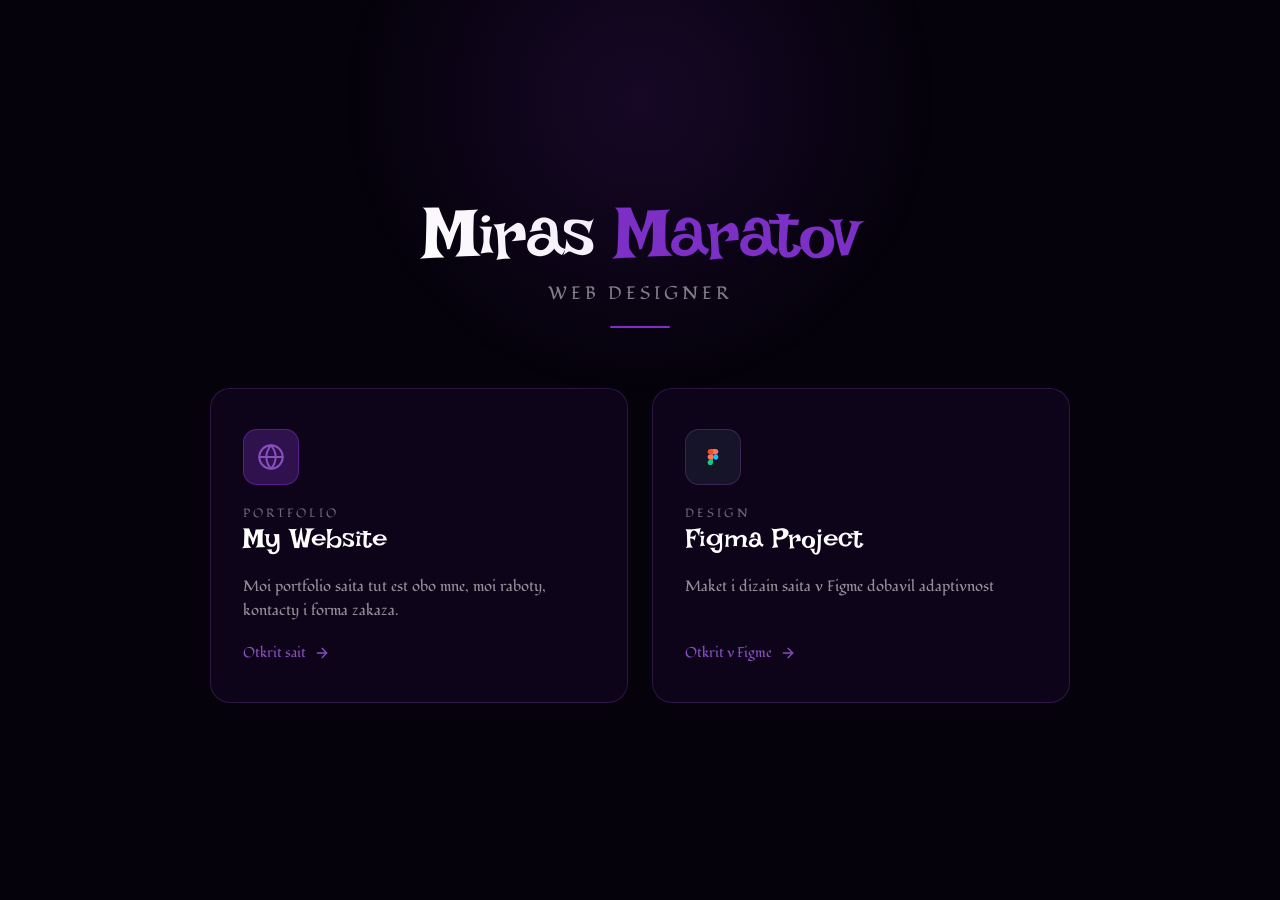
<file: index.html>
<!DOCTYPE html>
<html lang="en">
<head>
    <meta charset="UTF-8">
    <meta name="viewport" content="width=device-width, initial-scale=1.0">
    <title>Miras Maratov — Portfolio</title>
    <link rel="stylesheet" href="navigator.css">
</head>
<body>
    <div class="container">

        <div class="header">
            <h1 class="header-name">Miras <span>Maratov</span></h1>
            <p class="header-role">Web Designer</p>
            <div class="header-divider"></div>
        </div>

        <div class="cards">

            <a class="card" href="home.html">
                <div class="card-icon site">
                    <svg class="globe-icon" viewBox="0 0 24 24" fill="none" stroke="#874EBE" stroke-width="1.8" stroke-linecap="round" stroke-linejoin="round">
                        <circle cx="12" cy="12" r="10"/>
                        <line x1="2" y1="12" x2="22" y2="12"/>
                        <path d="M12 2a15.3 15.3 0 0 1 4 10 15.3 15.3 0 0 1-4 10 15.3 15.3 0 0 1-4-10 15.3 15.3 0 0 1 4-10z"/>
                    </svg>
                </div>
                <div>
                    <p class="card-label">Portfolio</p>
                    <h2 class="card-title">My Website</h2>
                </div>
                <p class="card-desc">Moi portfolio saita tut est obo mne, moi raboty, kontacty i forma zakaza.</p>
                <div class="card-arrow">
                    Otkrit sait
                    <svg viewBox="0 0 24 24" fill="none" stroke="currentColor" stroke-width="2" stroke-linecap="round" stroke-linejoin="round">
                        <line x1="5" y1="12" x2="19" y2="12"/>
                        <polyline points="12 5 19 12 12 19"/>
                    </svg>
                </div>
            </a>

            <a class="card" href="https://www.figma.com/design/sxgnSEq81jYEJwkSi26qhR/Untitled?node-id=1-40&t=84Q6u57Qww2RS6O4-1" target="_blank">
                <div class="card-icon figma">
                    <svg class="figma-icon" viewBox="0 0 38 57" fill="none" xmlns="http://www.w3.org/2000/svg">
                        <path d="M19 28.5C19 25.48 21.48 23 24.5 23C27.52 23 30 25.48 30 28.5C30 31.52 27.52 34 24.5 34C21.48 34 19 31.52 19 28.5Z" fill="#1ABCFE"/>
                        <path d="M8 39.5C8 36.48 10.48 34 13.5 34H19V39.5C19 42.52 16.52 45 13.5 45C10.48 45 8 42.52 8 39.5Z" fill="#0ACF83"/>
                        <path d="M19 12V23H24.5C27.52 23 30 20.52 30 17.5C30 14.48 27.52 12 24.5 12H19Z" fill="#FF7262"/>
                        <path d="M8 17.5C8 20.52 10.48 23 13.5 23H19V12H13.5C10.48 12 8 14.48 8 17.5Z" fill="#F24E1E"/>
                        <path d="M8 28.5C8 31.52 10.48 34 13.5 34H19V23H13.5C10.48 23 8 25.48 8 28.5Z" fill="#FF7262"/>
                    </svg>
                </div>
                <div>
                    <p class="card-label">Design</p>
                    <h2 class="card-title">Figma Project</h2>
                </div>
                <p class="card-desc">Maket i dizain saita v Figme dobavil adaptivnost</p>
                <div class="card-arrow">
                    Otkrit v Figme
                    <svg viewBox="0 0 24 24" fill="none" stroke="currentColor" stroke-width="2" stroke-linecap="round" stroke-linejoin="round">
                        <line x1="5" y1="12" x2="19" y2="12"/>
                        <polyline points="12 5 19 12 12 19"/>
                    </svg>
                </div>
            </a>

        </div>
    </div>
</body>
</html>
</file>
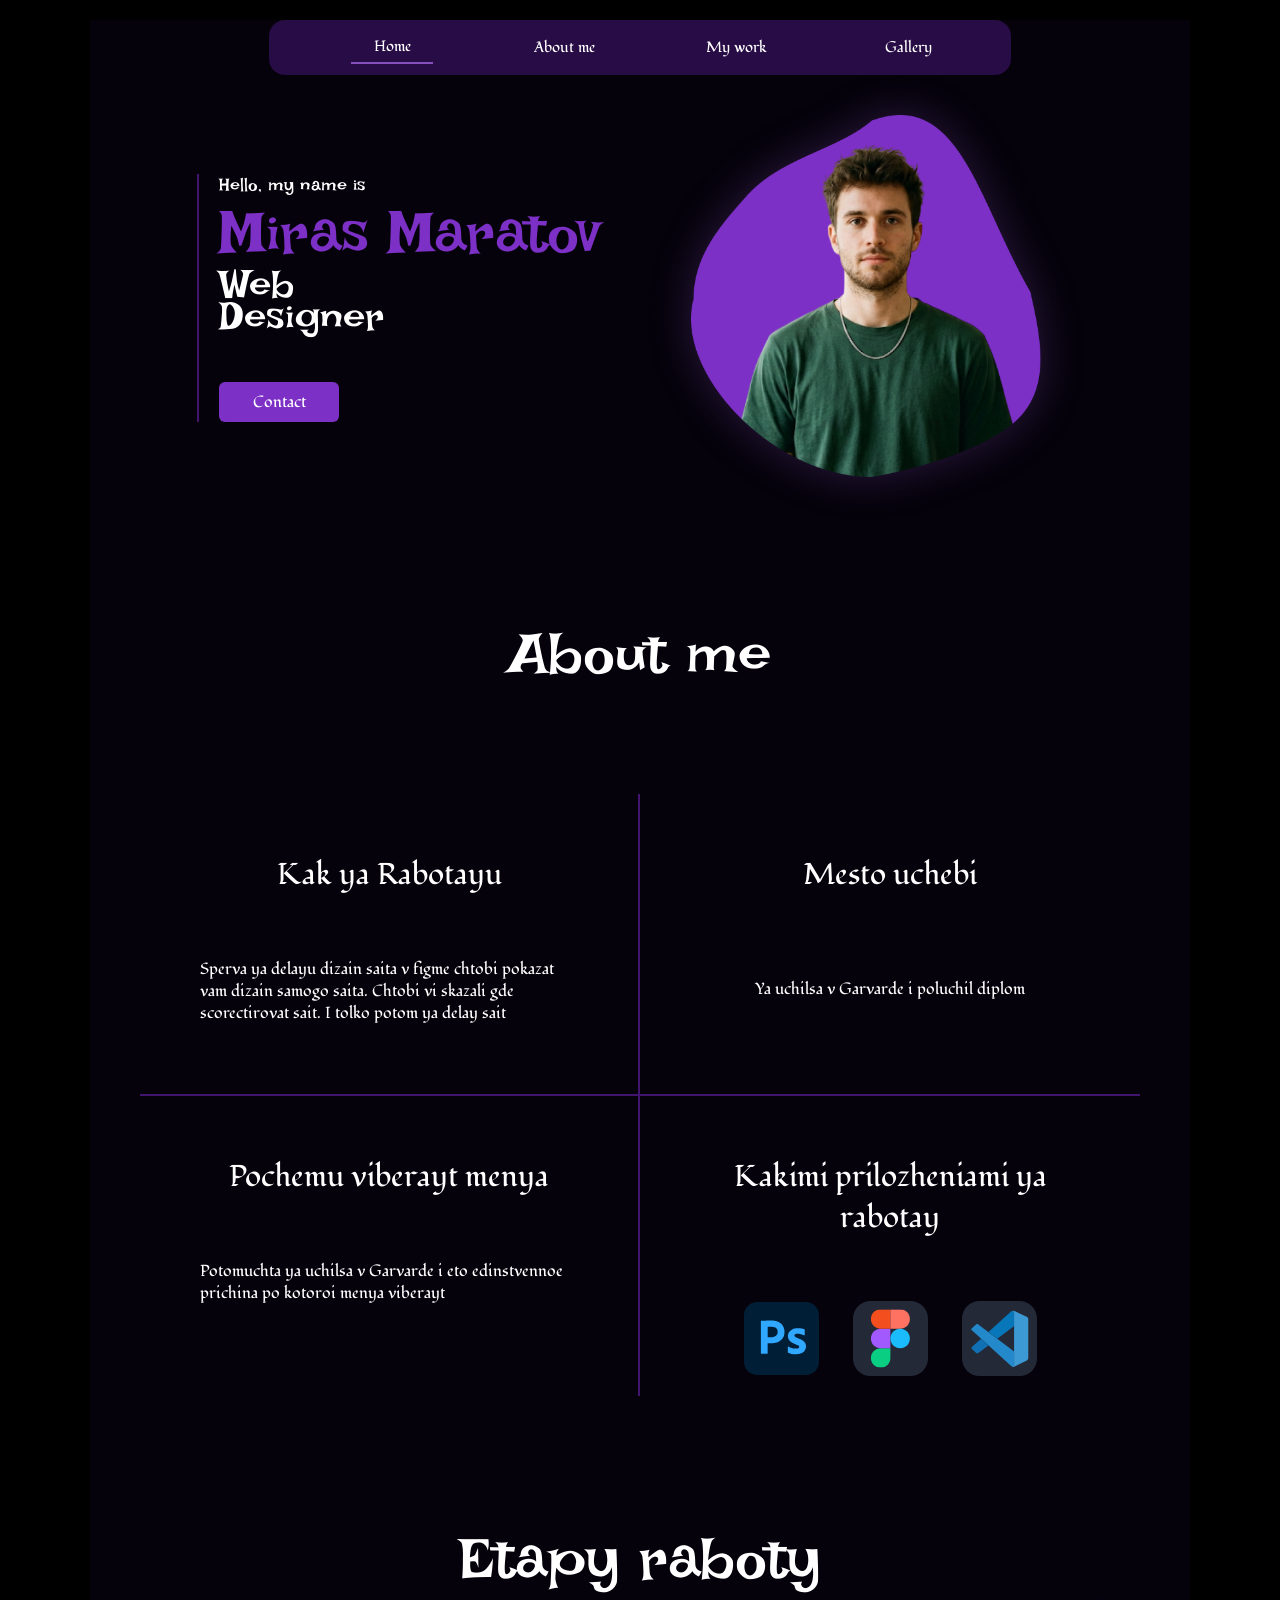
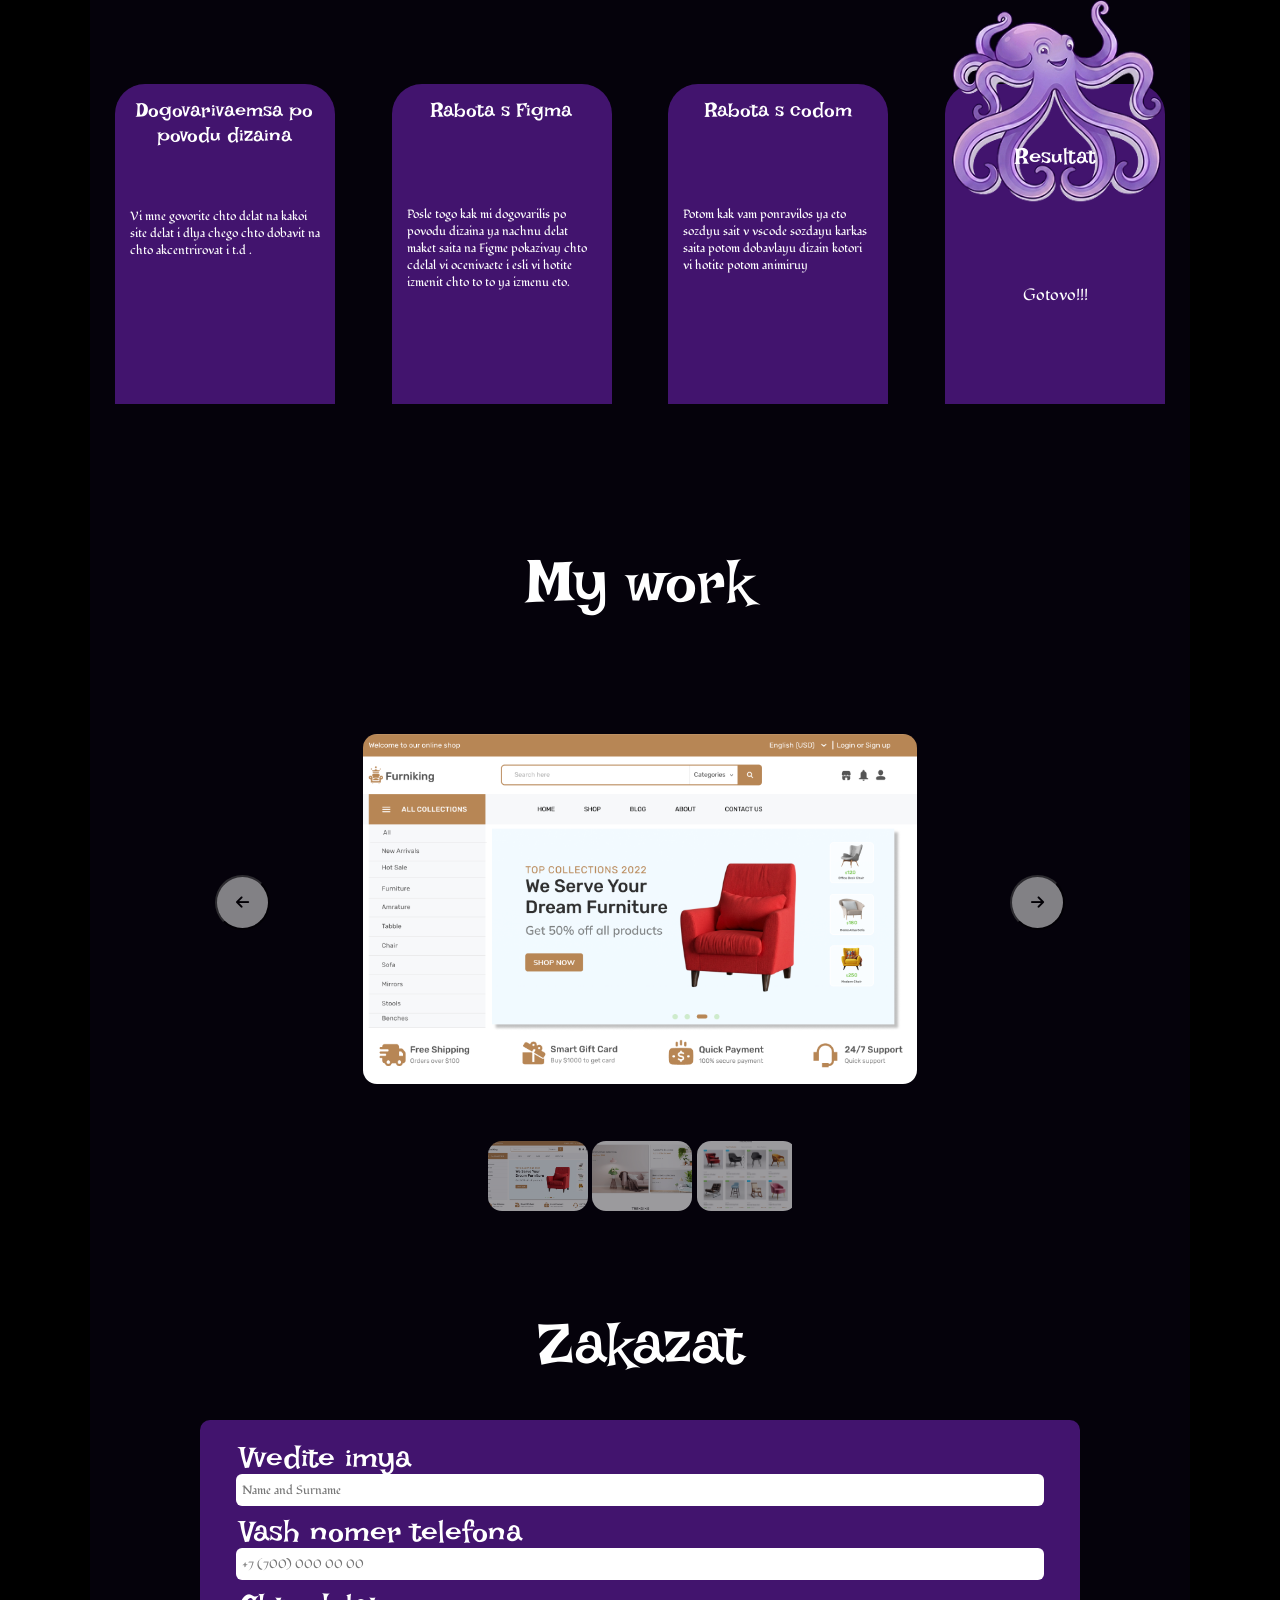
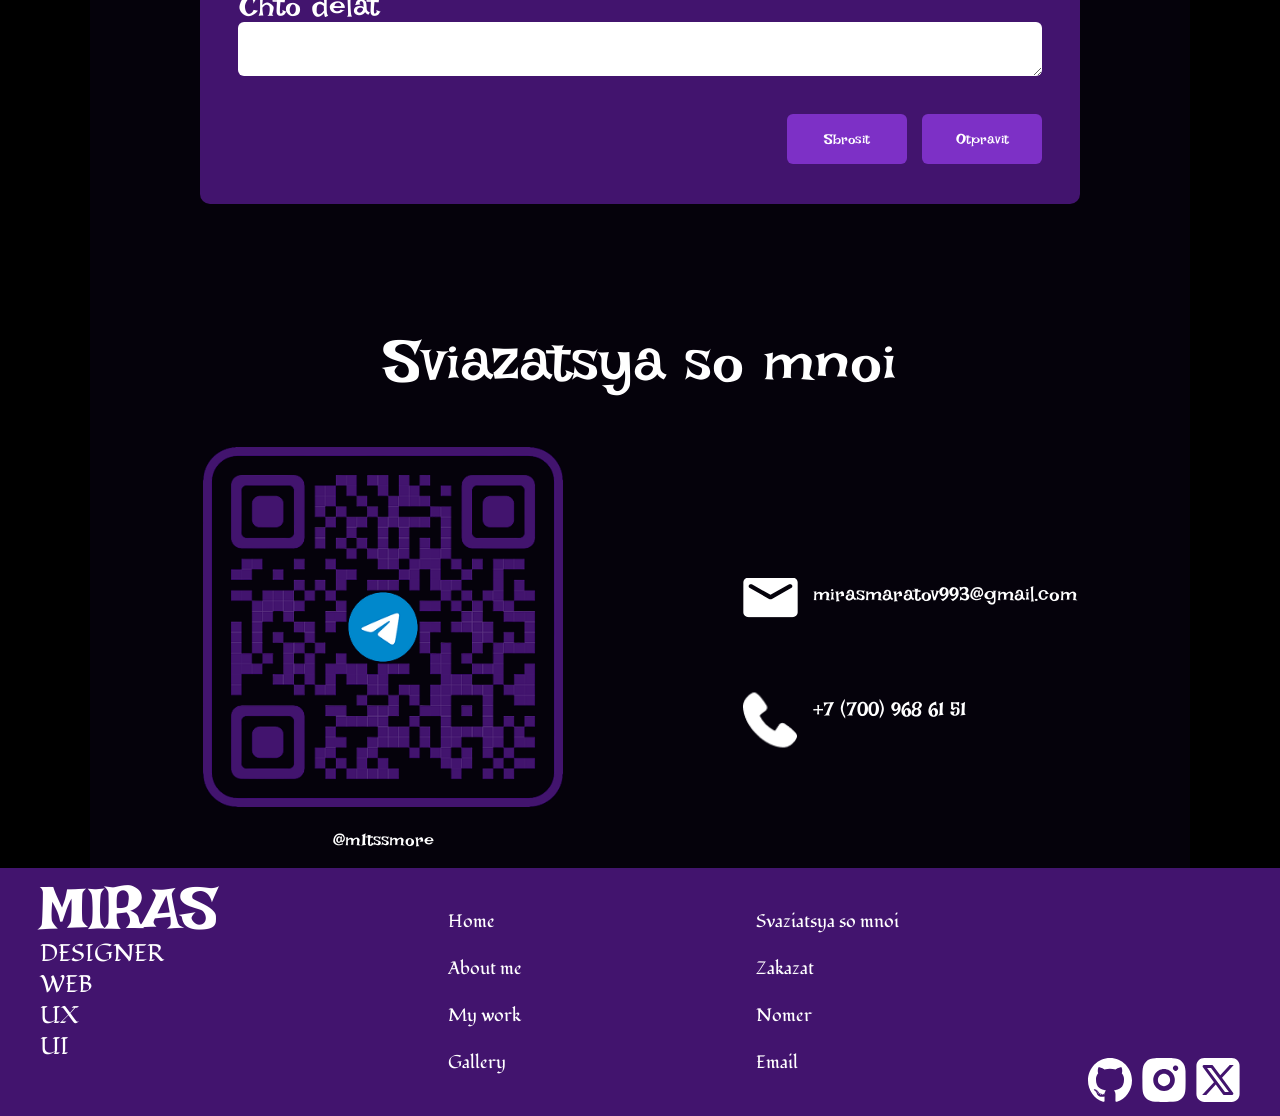
<file: home.html>
<!DOCTYPE html>
<html lang="en">
<head>
    <meta charset="UTF-8">
    <meta name="viewport" content="width=device-width, initial-scale=1.0">
    <title>Document</title>
    <link rel="stylesheet" href="style.css">
    <link rel="stylesheet" href="https://cdnjs.cloudflare.com/ajax/libs/font-awesome/6.7.2/css/all.min.css">
</head>
<body>
    <header>
        <div class="navigation">
        <nav class="header-nav">
            <div class="burger-header">
                <h2 class="burger-title">MIRAS</h2>
                <button class="burger-btn" onclick="toggleMenu()">
                    <span></span>
                    <span></span>
                    <span></span>
                </button>
            </div>
            <ul class="nav-list" id="nav-menu">
                <li class="nav-item active"><a href="#home" ><button class="li-button">Home</button></a></li>
                <li class="nav-item"><a href="#about" ><button class="li-button">About me</button></a></li>
                <li class="nav-item"><a href="#work" ><button class="li-button">My work</button></a></li>
                <li class="nav-item"><a href="gallery.html" ><button class="li-button">Gallery</button></a></li>
            </ul>
        </nav>
        </div>
    </header>
    <div class="body">

        <main>
            <section id="home">
                <div class="main-home">
                    <div>
                        <div class="me">
                            <h4 class="hello">Hello, my name is</h4>
                            <h1 class="name">Miras Maratov</h1>
                            <h2 class="prof">Web <br>Designer</h2>
                            <button class="but-contact">Contact</button>
                        </div>
                    </div>


                    <div class="Im-photo">
                        <img src="img/Group 1.png" alt="">
                    </div>
                </div>
            </section>



            <section id="about">
                <div class="about-me">
                    <h2 class="about-title">About me</h2>
    
                    <div class="about-grid">
                        <article class="grid-item">
                            <h4 class="about-h">Kak ya Rabotayu</h4>
                            <p class="about-p">Sperva ya delayu dizain saita v figme chtobi pokazat vam dizain samogo saita. Chtobi vi skazali gde scorectirovat sait. I tolko potom ya delay sait</p>
                        </article>

                        <article class="grid-item">
                            <h4 class="about-h small">Mesto uchebi</h4>
                            <p class="about-p small">Ya uchilsa v Garvarde i poluchil diplom</p>
                        </article>

                        <article class="grid-item">
                            <h4 class="about-h">Pochemu viberayt menya</h4>
                            <p class="about-p">Potomuchta ya uchilsa v Garvarde i eto edinstvennoe prichina po kotoroi menya viberayt</p>
                        </article>

                        <article class="grid-item">
                            <h4 class="about-h">Kakimi prilozheniami ya rabotay</h4>
                            <div class="icons-row">
                                <img src="img/svg/devicon_photoshop.svg" alt="Photoshop">
                                <img src="img/svg/skill-icons_figma-dark.svg" alt="Figma">
                                <img src="img/svg/skill-icons_vscode-dark.svg" alt="VS Code">
                            </div>
                        </article>
                    </div>
                </div>
            </section>

            <section id="etap">
                <div class="etap-me">
                    <h2 class="etap-title">Etapy raboty</h2>

                    <div class="four-card">
                        <article class="flex-card">
                            <h3 class="etap-h">Dogovarivaemsa po povodu dizaina</h3>
                            <p class="etap-p">Vi mne govorite chto delat na kakoi site delat i dlya chego chto dobavit na chto akcentrirovat i t.d . </p>
                        </article>


                        <article class="flex-card">
                            <h3 class="etap-h">Rabota s Figma</h3>
                            <p class="etap-p more">Posle togo kak mi dogovarilis po povodu dizaina ya nachnu delat maket saita na Figme pokazivay chto cdelal vi ocenivaete i esli vi hotite izmenit chto to to ya izmenu eto.</p>
                        </article>


                        <article class="flex-card down">
                            <h3 class="etap-h">Rabota s codom</h3>
                            <p class="etap-p more">Potom kak vam ponravilos ya eto sozdyu sait v vscode sozdayu karkas saita potom dobavlayu dizain kotori vi hotite potom animiruy</p>
                        </article>


                        <article class="flex-card relative down">
                            <img src="img/image-Photoroom (22) 1.png" alt="">
                            <h3 class="etap-h z">Resultat</h3>
                            <p class="etap-p other">Gotovo!!!</p>  
                        </article>
                    </div>
                </div>
            </section>


            <section id="work">
                    <h2 class="work-title">My work</h2>
                    <div>
                        <article class="scroll-photo">
                            <button class="carousel-arrow carousel-arrow-prev" onclick="carouselMove(false)"><i class="fas fa-arrow-left"></i></button>
                            <button class="carousel-arrow carousel-arrow-next" onclick="carouselMove()"><i class="fas fa-arrow-right"></i></button>
                            <div class="carousel-container">
                                <div class="carousel-slide">
                                    <img src="img/scroll/img(1).png" alt="">
                                </div>
                                <div class="carousel-slide">
                                    <img src="img/scroll/img(2).png" alt="">
                                </div>
                                <div class="carousel-slide">
                                    <img src="img/scroll/img(3).png" alt="">
                                </div>
                                <div class="carousel-slide">
                                    <img src="img/scroll/img(4).png" alt="">
                                </div>
                                <div class="carousel-slide">
                                    <img src="img/scroll/img(5).png" alt="">
                                </div>
                                <div class="carousel-slide">
                                    <img src="img/scroll/img(6).png" alt="">
                                </div>
                            </div>
                        </article>
                        <article class="scroll-photo-bottom">
                            <div class="carousel-container-bottom">
                                <div class="carousel-slide-bottom">
                                    <img src="img/scroll/img(1).png" alt="">
                                </div>
                                <div class="carousel-slide-bottom">
                                    <img src="img/scroll/img(2).png" alt="">
                                </div>
                                <div class="carousel-slide-bottom">
                                    <img src="img/scroll/img(3).png" alt="">
                                </div>
                                <div class="carousel-slide-bottom">
                                    <img src="img/scroll/img(4).png" alt="">
                                </div>
                                <div class="carousel-slide-bottom">
                                    <img src="img/scroll/img(5).png" alt="">
                                </div>
                                <div class="carousel-slide-bottom">
                                    <img src="img/scroll/img(6).png" alt="">
                                </div>
                            </div>
                        </article>
                    </div>
            </section>



            <section id="zakaz">
                <div>
                    <h2 class="zakazat-title">Zakazat</h2>
                    <div class="zakaz-forma">
                        <form class="form">
                            <label for="name">Vvedite imya</label>
                            <input type="text" placeholder="Name and Surname" id="name">
                            
                            <label for="tel">Vash nomer telefona</label>
                            <input type="number" placeholder="+7 (700) 000 00 00" id="tel">

                            <label for="chto">Chto delat</label>
                            <textarea name="" id="chto"></textarea>
                            <div class="form-button">
                                <input type="reset" value="Sbrosit" class="zakaz-sbros">
                                <input type="submit" value="Otpravit" class="zakaz-otpr">
                            </div>
                        </form>
                    </div>
                </div>
            </section>



            <section id="sviaz">
                <h2 class="sviaz-title">Sviazatsya so mnoi</h2>
                <div class="sviaz">
                    <article class="sviaz-img">
                        <img src="img/qr/qrcode_334529889_d49e02cae46da40bb1fa35e4f3e32022 (2)-Photoroom 1.png" alt="">
                        <p class="sviaz-p">@m1tssmore</p>
                    </article>

                    <article class="sviaz-contact">
                        <ul class="sviaz-ul">
                            <li class="sviaz-li pochta">mirasmaratov993@gmail.com</li>
                            <li class="sviaz-li telephon">+7 (700) 968 61 51</li>
                        </ul>
                    </article>
                </div>
            </section>
        </main>

    </div>
    
            <footer>
                <div class="footer-port">
                    <div class="footer-razdel port">
                        <h2 class = "footer-title">MIRAS</h2>
                        <p class="footer-p">DESIGNER</p>
                        <p class="footer-p">WEB</p>
                        <p class="footer-p">UX</p>
                        <p class="footer-p">UI</p>
                    </div>
    
                    <div class="footer-razdel nav">
                        <nav class="footer-nav">
                            <ul class="footer-nav-list">
                                <li class="foot-li"><a href="#home"><button class="footer-li-button">Home</button></a></li>
                                <li class="foot-li"><a href="#about"><button class="footer-li-button">About me</button></a></li>
                                <li class="foot-li"><a href="#work"><button class="footer-li-button">My work</button></a></li>
                                <li class="foot-li"><a href=""><button class="footer-li-button">Gallery</button></a></li>
                            </ul>
                        </nav>
                    </div>
    
                    <div class="footer-razdel">
                        <nav class="nav">
                            <ul class="foot-ul">
                                <li class="footer-li"><a href="#sviaz"><button class="footer-li-button">Svaziatsya so mnoi</button></a></li>
                                <li class="footer-li"><a href="#zakaz"><button class="footer-li-button">Zakazat</button></a></li>
                                <li class="footer-li"><a href="#sviaz"><button class="footer-li-button">Nomer</button></a></li>
                                <li class="footer-li"><a href="#sviaz"><button class="footer-li-button">Email</button></a></li>
                            </ul>
                        </nav>
                    </div>
    
                    <div class="footer-razdel-relative">
                        <a href="https://github.com/m1tssmore" target="_blank"><img src="img/svg/github.svg" alt="" class="footer-svg"></a>
                        <a href="https://www.instagram.com/" target="_blank"><img src="img/svg/instagram.svg" alt="" class="footer-svg"></a>
                        <a href="https://x.com/?lang=ru" target="_blank"><img src="img/svg/x.svg" alt="" class="footer-svg"></a>
                    </div>
                </div>
            </footer>





    <script src="main.js"></script>
</body>
</html>
</file>
<file: navigator.css>
@font-face {
    font-family: Fondamento;
    src: url(fonts/Fondamento-Regular.woff2) format("woff2");
    font-display: swap;
}
@font-face {
    font-family: Irish-Grover;
    src: url(fonts/IrishGrover-Regular.woff2) format("woff2");
    font-display: swap;
}

* {
    margin: 0;
    padding: 0;
    box-sizing: border-box;
}

body {
    min-height: 100vh;
    background-color: #05020B;
    font-family: Fondamento, sans-serif;
    color: white;
    display: flex;
    flex-direction: column;
    align-items: center;
    justify-content: center;
    overflow-x: hidden;
}

body::before {
    content: '';
    position: fixed;
    top: -200px;
    left: 50%;
    transform: translateX(-50%);
    width: 600px;
    height: 600px;
    background: radial-gradient(circle, rgba(125, 48, 198, 0.15) 0%, transparent 70%);
    pointer-events: none;
}

.container {
    display: flex;
    flex-direction: column;
    align-items: center;
    gap: 60px;
    padding: 40px 20px;
    width: 100%;
    max-width: 900px;
}

.header {
    text-align: center;
}

.header-name {
    font-family: Irish-Grover, sans-serif;
    font-size: 72px;
    font-weight: 400;
    letter-spacing: -2px;
    color: white;
    line-height: 1;
}

.header-name span {
    color: #7D30C6;
}

.header-role {
    font-family: Fondamento, sans-serif;
    font-size: 18px;
    font-weight: 100;
    color: rgba(255,255,255,0.5);
    margin-top: 12px;
    letter-spacing: 4px;
    text-transform: uppercase;
}

.header-divider {
    width: 60px;
    height: 2px;
    background: #7D30C6;
    margin: 20px auto 0;
    border-radius: 2px;
}


.cards {
    display: flex;
    gap: 24px;
    width: 100%;
}

.card {
    flex: 1;
    background: rgba(66, 20, 110, 0.15);
    border: 1px solid rgba(135, 78, 190, 0.25);
    border-radius: 20px;
    padding: 40px 32px;
    text-decoration: none;
    color: white;
    display: flex;
    flex-direction: column;
    gap: 20px;
    transition: all 0.4s ease;
    position: relative;
    overflow: hidden;
}

.card::before {
    content: '';
    position: absolute;
    inset: 0;
    background: linear-gradient(135deg, rgba(125, 48, 198, 0.1) 0%, transparent 60%);
    opacity: 0;
    transition: opacity 0.4s ease;
}

.card:hover {
    border-color: rgba(135, 78, 190, 0.7);
    transform: translateY(-6px);
    box-shadow: 0 20px 60px rgba(125, 48, 198, 0.2);
}

.card:hover::before {
    opacity: 1;
}

.card-icon {
    width: 56px;
    height: 56px;
    border-radius: 14px;
    display: flex;
    align-items: center;
    justify-content: center;
    font-size: 26px;
}

.card-icon.site {
    background: rgba(125, 48, 198, 0.3);
    border: 1px solid rgba(125, 48, 198, 0.5);
}

.card-icon.figma {
    background: rgba(26, 26, 46, 0.8);
    border: 1px solid rgba(135, 78, 190, 0.3);
}

.card-label {
    font-family: Fondamento, sans-serif;
    font-size: 12px;
    font-weight: 100;
    letter-spacing: 3px;
    text-transform: uppercase;
    color: rgba(255,255,255,0.4);
}

.card-title {
    font-family: Irish-Grover, sans-serif;
    font-size: 28px;
    font-weight: 400;
    line-height: 1.2;
}

.card-desc {
    font-family: Fondamento, sans-serif !important;
    font-size: 15px;
    font-weight: 100;
    color: rgba(255,255,255,0.55);
    line-height: 1.6;
    flex: 1;
}

.card-arrow {
    font-family: Fondamento, sans-serif;
    display: flex;
    align-items: center;
    gap: 8px;
    font-size: 14px;
    color: #874EBE;
    transition: gap 0.3s ease;
}

.card:hover .card-arrow {
    gap: 14px;
}

.card-arrow svg {
    width: 16px;
    height: 16px;
    transition: transform 0.3s ease;
}

.card:hover .card-arrow svg {
    transform: translateX(4px);
}

.figma-icon {
    width: 28px;
    height: 28px;
}

.globe-icon {
    width: 28px;
    height: 28px;
}


.footer {
    font-family: Fondamento, sans-serif;
    text-align: center;
    color: rgba(255,255,255,0.2);
    font-size: 13px;
    font-weight: 100;
}

/* ========== RESPONSIVE ========== */
@media(max-width: 600px) {
    .cards {
        flex-direction: column;
    }
    .header-name {
        font-size: 48px;
    }
    .card-title {
        font-size: 22px;
    }
}

@media(max-width: 400px) {
    .header-name {
        font-size: 36px;
    }
    .container {
        gap: 40px;
    }
}
</file>
<file: style.css>
@font-face {
    font-family: Fondamento;
    src: url(fonts/Fondamento-Regular.woff2) format("woff2");
    font-display: swap;
}
@font-face {
    font-family: Irish-Grover;
    src: url(fonts/IrishGrover-Regular.woff2) format("woff2");
    font-display: swap;
}
html {
    scroll-behavior: smooth;
}
:is(.li-button, 
    .but-contact, 
    .about-h, 
    .about-p, 
    .etap-p,
    .footer-p,
    .footer-li-button
) {
    font-family: Fondamento, sans-serif;
    font-weight: 100;

}
:is(.name, 
    .prof, 
    .hello, 
    .about-title, 
    .etap-h, 
    .etap-title, 
    .work-title,
    label,
    .zakazat-title,
    .zakaz-sbros, 
    .zakaz-otpr,
    .sviaz-li,
    .sviaz-p,
    .sviaz-title,
    .footer-title,
    .burger-title
) {
    font-family: Irish-Grover;
    font-weight: 100;
}
:is(h1, h2, h3, h4, h5, h6){
    margin: 0;
}
body{
    padding: 0;
    margin: 0;
    color: white;
    background-color: black;
    /* overflow-x: hidden; */
}
.body{
    overflow: hidden;
    margin: 0 auto;
    display: flex;
    flex-direction: column;
    align-items: center;
    max-width: 1440px;
    width: 100%;
    background-color: #05020B;
}
.nav-item.active{
    border-bottom: 2px solid #874EBE; 
    padding-bottom: 4px;
    padding-left: 0;
}
.nav-item{
    list-style-type: none;
    display: flex;
    flex-direction: row;
    justify-content: center;
}
.li-button:hover{
    color: #874EBE;
}
.li-button{
    background: transparent;
    width: 100px;
    height: 30px;
    border: none;
    color: white;
    font-size: 20px;
    transition: 0.3s ;
}
.navigation{
    max-width: 1440px;
    width: 100%;
    background-color: #05020B;
    margin: 0 auto;
}
.burger-header {
    display: none;
}
.nav-list{
    display: flex;
    gap: 111px;
    justify-content: center;
    align-items: center;
    margin: 30px auto;
    width: 100%;
    max-width: 822px;
    height: 62px;
    background-color: rgba(66, 20, 110, 0.58);
    border-radius: 16px;
    padding-left: 20px;    
    list-style: none;
}




.main-home{
    display: flex;
    gap: 185px;
    justify-content: center;
    flex-wrap: wrap-reverse;
    align-items: center;
    margin-top: 50px;
}
.me{
    margin: 50px 0 0 -42px;
    border-left: 2px solid #42146E;
    padding-left: 20px;
}
.but-contact{
    color: white;
    font-size: 15px;
    width: 140px;
    height: 40px;
    border-radius: 6px;
    border: none;
    margin-top: 80px;
    background-color: #7D30C6;
    transition: 0.3s ease-in-out;
}
.but-contact:hover{
    font-size: 18px;
    transform: scale(0.95);
    border: 2px solid #42146E;
}
.hello{
    font-size: 22px;
}
.name{
    font-size: 80px;

    color: #7D30C6;
}
.prof{
    font-size: 60px;
    line-height: 0.8;
}
.Im-photo img{
    width: 450px;
    margin-top: 50px;
    filter: drop-shadow(0 0 20px rgba(135, 78, 190, 0.3));
    transition: transform 0.5s ease;
}
.Im-photo img:hover {
    transform: scale(0.98);
}



.about-me{
    text-align: center;
}
.about-title{
    margin: 185px 0 105px 0;
    font-size: 80px;
}
.about-grid{
    display: grid;
    grid-template-columns: 1fr 1fr;
    max-width: 1188px;
    margin: 0 auto;
}
.grid-item {
    padding: 80px;
    text-align: center;
}
.grid-item:nth-child(1),
.grid-item:nth-child(3){
    border-right: 2px solid #42146E;
}
.grid-item:nth-child(1),
.grid-item:nth-child(2){
    border-bottom: 2px solid #42146E;
}
.about-h{
    font-size: 36px;
    margin-bottom: 63px;
}
.about-h.small{
    margin-bottom: 83px;
}
.about-p{
    font-size: 18px;
    text-align: start;
}
.about-p.small{
    text-align: center;
}
.icons-row{
    display: flex;
    justify-content: center;
    gap: 54px;
}
.icons-row img{
    transition: 0.3s;
}
.icons-row img:hover{
    transform: scale(0.95);
}




.etap-me{
    text-align: center;
}
.etap-title{
    margin: 155px 0 105px 0;
    font-size: 80px;
}
.four-card{
    display: flex;
    gap: 53px;
    max-width: 1358px;
}
.flex-card{
    background-color: #42146E;
    max-width: 305px;
    width: 100%;
    min-height: 380px;
    margin-top: 80px;
    border-top-left-radius: 30px;
    border-top-right-radius: 30px;
    transition: 0.3s;
    flex-wrap: wrap;
}
.flex-card:hover{
    transform: scale(1.05);
}
.etap-h{
    padding: 14px 0 60px 0;
    font-size: 30px;
    transition: 0.3s;
}
.etap-h.z{
    position: absolute;
    left: 50%;
    transform: translateX(-50%); 
    top: 50px;
    z-index: 20;
}
.etap-p{
    font-size: 16px;
    width: 214px;
    text-align: start;
    margin: 0 auto;
}
.etap-p.more{
    margin-top: 34px;
}
.etap-p.other{
    margin-top: 200px;
    text-align: center;
}
.flex-card.relative{
    position: relative;
    z-index: 10;
}
.flex-card.relative img{
    position: absolute;
    left: 50%;
    transform: translateX(-50%);
    top: -100px;
    z-index: 20;
}





.work-title{
    font-size: 80px;
    text-align: center;
    margin-block: 140px 40px;
}
.carousel-slide img{
    display: block;
    width: 100%;
    height: 500px;
    border-radius: 14px;
    object-fit: cover;
}
.scroll-photo{
   max-width: 1000px; 
   height: 600px;
   min-height: 100%;
   display: flex;
   justify-content: center;
   align-items: center;
   margin: 0 auto;
   position: relative;
   object-fit: cover;
}
.carousel-container{
    width: 100%;
    padding-block: 16px 32px;
    margin: 16px 48px;
    overflow-x: auto;
    display: flex;
    flex-flow: row nowrap;
    align-items: center;
    gap: 8px;
    scroll-snap-type: x mandatory;
    scroll-behavior: smooth;
}
.carousel-container::-webkit-scrollbar{
    background: transparent;
}
.carousel-slide{
    flex: 1 0 100%;
    aspect-ratio: 1;
    display: flex;
    justify-content: center;
    align-items: center;
    scroll-snap-align: center;
}
.carousel-arrow{
    position: absolute;
    width: 55px;
    height: 55px;
    border-radius: 50%;
    background-color: white;
    top: 43%;
    bottom: 30px;
    display: flex;
    justify-content: center;
    align-items: center;
    font-size: 15px;
    cursor: pointer;
    opacity: .5;
    transition: opacity .1s;
}
.carousel-arrow:hover,
.carousel-arrow:focus{
    opacity: 1;
}

.carousel-arrow-prev{
    left: -100px;
}
.carousel-arrow-next{
    right: -100px;
}

.scroll-photo-bottom {
    max-width: 600px;
    height: 220px;
    display: flex;
    justify-content: center;
    align-items: center;
    margin: -20px auto 0;
    position: relative;
}
.carousel-container-bottom {
    width: 100%;
    padding-block: 0 32px;
    margin: 0 48px;       
    overflow-x: auto;
    display: flex;
    flex-flow: row nowrap;
    align-items: center;
    gap: 8px;
    scroll-snap-type: x mandatory;
    scroll-behavior: smooth;
}
.carousel-slide-bottom img{
    display: block;
    width: 100%;
    height: 100px;
    border-radius: 14px;
    object-fit: cover;
    cursor: pointer;
    transition: opacity 0.2s;
}
.carousel-slide-bottom.active-thumb img {
    outline: 3px solid #4f8ef7;
    border-radius: 14px;
    opacity: 1;
}
.carousel-slide-bottom{
    flex: 1 0 33%;
    aspect-ratio: 1;
    display: flex;
    justify-content: center;
    align-items: center;
    scroll-snap-align: center;
}
.carousel-slide-bottom:hover {
    opacity: 0.8;
}
.carousel-slide-bottom:not(.active-thumb) {
    opacity: 0.6;
}
.carousel-container-bottom::-webkit-scrollbar{
    background: transparent;
}




.zakazat-title{
    font-size: 80px;
    text-align: center;
    padding-block: 60px 35px;
}
.form{
    display: flex;
    flex-direction: column;
    gap: 10px;
    max-width: 938px;
    border-radius: 10px;
    padding: 20px 0;
    margin: 0 auto;
    background-color: #42146E;
}
#name, #tel{
    max-width: 854px;
    width: 100%;
    min-height: 30px;
    margin: 0 auto;
    border-radius: 6px;
    border: none;
}
#name, #tel, #chto::placeholder{
    padding-left: 10px;
}
#chto{
    width: 100%;
    max-width: 854px;
    min-height: 50px;
    margin: 0 auto;
    border-radius: 6px;
    border: none;
}
label{
    padding-left: 40px;
    font-size: 36px;
    margin-bottom: -10px;
}
.form-button{
    padding: 30px 38px 20px 0;
    display: flex;
    justify-content: end;
    gap: 15px;
}
.zakaz-sbros, .zakaz-otpr{
    max-width: 150px;
    width: 100%;
    min-height: 50px;
    border-radius: 6px;
    border: none;
    background-color: #7D30C6;
    color: white;
    font-size: 16px;
    transition: 0.3s;
}
:is(.zakaz-sbros, .zakaz-otpr):hover{
    transform: scale(0.95);
    font-size: 18px;
}
:is(#name, #tel, #chto)::placeholder{
    font-family: Fondamento;
}





.sviaz{
    margin-top: 50px;
    display: flex;
    justify-content: center;
    align-items: center;
    width: 1107px;
    gap: 180px;
}
.sviaz-title{
    font-size: 80px;
    text-align: center;
    margin-top: 120px;
}
.sviaz-p{
    text-align: center;
    font-size: 20px;
}
.sviaz-img img{
    width: 400px;
}
.sviaz-ul{
    list-style-type: none;
    padding: 0;
    display: flex;
    flex-direction: column;
    gap: 80px;
}
.sviaz-li{
    position: relative;
    padding-left: 100px;
    margin-bottom: 10px;
    font-size: 20px;
}
.sviaz-li.pochta::before {
  content: "";
  position: absolute;
  left: 0;
  top: 100%;
  transform: translateY(-50%);
  width: 70px;
  height: 70px;
  background-image: url('img/svg/Vector.svg');
  background-size: contain;
  background-repeat: no-repeat;
}
.sviaz-li.telephon::before{
    content: "";
    position: absolute;
    left: 0;
    top: 70%;
    transform: translateY(-50%);
    width: 65px;
    height: 65px;
    background-image: url('img/svg/Vectortel.png');
    background-size: contain;
    background-repeat: no-repeat;
} 



footer{
    max-width: 100%;
    width: 100%;
    background-color: #42146E;
}
.footer-port{
    display: flex;
    justify-content: space-between;
    margin: 0 auto;
    max-width: 1350px;
    margin-inline: auto;
}

.footer-nav-list{
    display: flex;
    flex-direction: column;
    margin-block: 40px;
    gap: 20px;
    list-style-type: none;
}
.footer-li-button{
    background: transparent;
    border: none;
    color: white;
    font-size: 20px;
    transition: 0.3s;
}
.footer-li-button:hover{
    color: #874EBE;
}

.footer-title{
    font-size: 80px;
    margin-top: 10px;
    line-height: 1;
}
.footer-p{
    margin: 0;
    line-height: 1.3;
    font-size: 26px;
}
.foot-ul{
    display: flex;
    flex-direction: column;
    margin-block: 50px;
    gap: 20px;
    list-style-type: none;
    margin-block: 40px;
}
.footer-razdel-relative{
    display: flex;
    justify-content: end;
    align-items: end;
    margin-bottom: 10px;
    flex-direction: row;
    gap: 10px;
}
.footer-svg{
    width: 54px;
    height: 54px;
    transition: 0.3s;
}
.footer-svg:hover{
    transform: scale(1.05);
}



@media(max-width: 1540px) {
    .body{
        max-width: 1250px;
    }
    .navigation{
        max-width: 1250px;
    }
    .nav-list{
        margin-block: 20px 0;
        max-width: 722px;
        gap: 100px;
    }
    .li-button{
        font-size: 17px;
        width: 82px;
    }
    .nav-item.active{
        padding-bottom: 0;
    }



    .main-home{
        gap: 100px;
        margin-top: -10px;
    }
    .hello{
        font-size: 20px;
    }
    .name{
        font: 70px;
    }
    .prof{
        font-size: 50px;
    }
    .but-contact{
        font-size: 18px;
        margin-top: 60px;
    }
    .but-contact:hover{
        font-size: 20px;
        transform: scale(0.96);
    }
    .Im-photo img{
        width: 400px;
    }



    .about-title{
        font-size: 70px;
        margin-top: 135px;
    }
    .about-h{
        font-size: 30px;
    }
    .about-p{
        font-size: 16px;
    }
    .grid-item {
        padding: 60px;
        height: 180px;
    }
    .about-grid{
        max-width: 1000px;
        min-height: 600px;
    }
    .icons-row{
        gap: 34px;
    }
    .icons-row img{
        width: 75px;
    }



    .etap-title{
        font-size: 70px;
        margin-top: 125px;
        margin-bottom: 90px;
    }
    .flex-card{
        max-width: 290px;
        min-height: 350px;
    }
    .etap-h{
        font-size: 22px;
    }
    .etap-p{
        font-size: 14px;
    }
    .etap-h.z{
        top: 60px;
    }
    .etap-p.more{
        margin-top: 26px;
    }


    .work-title{
        font-size: 70px;
    }
    .scroll-photo{
        max-width: 850px;
    }
    .carousel-slide img{
        height: 450px;
    }
    .scroll-photo-bottom{
        max-width: 500px;
        padding: 0;
        margin: -60px auto 0;
    }
    .carousel-container-bottom{
        gap: 4px;
    }



    .zakazat-title{
        font-size: 70px;
        padding-block: 40px 40px;
    }
    .form{
        max-width: 880px;
        gap: 8px;
    }
    #name, #tel{
        max-width: 800px;
    }
    #name, #tel, #chto::placeholder{
        font-size: 12px;
        padding-left: 6px;
    }
    #chto{
        max-width: 800px;
    }
    label{
        font-size: 30px;
    }
    .zakaz-sbros, .zakaz-otpr{
        max-width: 120px;
        font-size: 14px;
    }
    :is(.zakaz-sbros, .zakaz-otpr):hover{
        font-size: 16px;
    }



    .sviaz-title{
        font-size: 70px;
    }
    .sviaz-p{
        font-size: 18px;
    }
    .sviaz-img img{
        width: 360px;
    }
    .sviaz-li.pochta::before,
    .sviaz-li.telephon::before{
        width: 55px;
        height: 55px;
        top: 90%;
    }
    .sviaz-li{
        padding-left: 70px;
    }


    .footer-li-button{
        font-size: 18px;
    }
    .footer-title{
        font-size: 70px;
    }
    .footer-p{
        font-size: 24px;
    }
    .footer-svg{
        width: 44px;
        height: 44px;
    }
}


@media(max-width: 1350px) {
    .body{
        max-width: 1100px;
    }
    .navigation{
        max-width: 1100px;
    }
    
    :is(.name, .about-title,.etap-title, .work-title, .zakazat-title, .sviaz-title, .footer-title){
        font-size: 60px;
    }
    .nav-list{
        gap: 90px;
        height: 55px;
    }
    .li-button{
        font-size: 15px;
    }


    .main-home{
        gap: 90px;
        margin-top: -10px;
    }
    .hello{
        font-size: 18px;
    }
    .prof{
        font-size: 40px;
    }
    .Im-photo img{
        width: 350px;
    }
    .but-contact{
        font-size: 16px;
        margin-top: 50px;
        width: 120px;
    }
    .but-contact:hover{
        font-size: 18px;
    }



    .four-card{
        gap: 0;
    }
    .flex-card{
        max-width: 220px;
        min-height: 320px;
        margin: 0 auto;
    }
    .etap-h{
        font-size: 20px;
    }
    .etap-p{
        font-size: 12px;
        width: 190px;
    }
    .etap-p.other{
        font-size: 16px;
    }
    .etap-h.z{
        font-size: 22px;
        top: 45px;
    }
    .etap-p.more{
        margin-top: 23px;
    }
    .flex-card.relative img{
        width: 220px;
        top: -90px;
    }

    

    .work-title{
        margin-block: 140px 0
    }
    .scroll-photo{
        max-width: 650px;
    }
    .carousel-slide img{
        height: 350px;
    }
    .scroll-photo-bottom{
        max-width: 400px;
        margin: -100px auto 0;
        height: 150px;
    }
    .carousel-slide-bottom img{
        max-width: 100px;
        height: 70px;
    }
    .footer-port{
        max-width: 1200px;
    }
}

@media(max-width:1200px){
    .body{
        max-width: 1000px;

    }
    .navigation{
        max-width: 1000px;
    }
    .footer-port{
        max-width: 1095px;
    }
    .sviaz-img img{
        width: 300px;
    }
    .sviaz-p{
        font-size: 16px;
    }
    .sviaz-li{
        font-size: 16px;
    }
    .flex-card{
        max-width: 290px;
    }
    .etap-p{
        width: 220px;
    }
    .flex-card.down{
        margin-top: 30px;
    }
    .four-card {
        display: grid;
        grid-template-columns: 1fr 1fr;
        gap: 63px;
        max-width: 700px;
        margin: 0 auto;
    }


    .about-p{font-size: 14px;}
    .about-h{font-size: 28px;}
    .about-grid{
        max-width: 900px;
        min-height: 450px;
    }
    .icons-row img{
        width: 65px;
    }
    .icons-row{
        gap: 20px;
    }

    .form{
        max-width: 800px;
        gap: 8px;
    }
    #name, #tel{
        max-width: 720px;
    }
    #chto{
        max-width: 720px;
    }
    .zakaz-sbros, .zakaz-otpr{
        max-width: 110px;
        min-height: 40px;
    }
}

@media(max-width:1100px){
    body{
        zoom: 0.90;
    }
    .nav-list{
        max-width: 620px;
    }
    .footer-port{
        max-width: 1000px;
        margin-inline: 20px;
    }
}


@media(max-width: 1000px) {
    .body{
        max-width: 800px;
    }
    .navigation{
        max-width: 800px;
    }

    .nav-list{
        max-width: 520px;
        gap: 60px;
        height: 45px;
        border-radius: 10px;
    }

    .me {
        margin: 50px 0 0 0;
    }
    .main-home {
        gap: 40px;
    }
    .Im-photo img {
        width: 300px;
    }
    :is(.name, .about-title,.etap-title, .work-title, .zakazat-title, .sviaz-title, .footer-title){
        font-size: 50px;
    }
    .prof {
        font-size: 30px;
    }
    .but-contact{
        width: 100px;
        height: 32px;
        font-size: 12px;
        margin-top: 40px;
    }
    .but-contact:hover{
        font-size: 14px;
    }



    .about-p{font-size: 12px;}
    .about-h{font-size: 26px; margin-bottom: 30px;}
    .about-grid{
        max-width: 700px;
        min-height: 450px;
    }
    .grid-item {
        padding: 30px;
    }
    .about-h.small{
    margin-bottom: 50px;
    }
    .icons-row img{
        width: 45px;
    }
    .icons-row{
        gap: 20px;
    }

    .flex-card {
        min-height: 320px;
        max-width: 280px;
        margin-bottom: 40px;
    }
    .etap-h {
        padding: 14px 0 30px 0;
    }
    .etap-p.more {
        margin-top: 15px;
    }
    .four-card {
        gap: 20px;
    }




    .scroll-photo{
        margin-top: 0;
        max-width: 450px;
    }
    .carousel-slide img{
        height: 210px;
    }
    .scroll-photo{
        margin-top: -100px;
    }
    .scroll-photo-bottom{
        margin: -170px auto 0;
        max-width: 350px;
    }
    .scroll-photo-bottom img{
        height: 60px;
    }
    .carousel-arrow{
        width: 45px;
        height: 45px;
    }



    .form{
        max-width: 600px;
    }
    #name, #tel{
        max-width: 520px;
    }
    #chto{
        max-width: 520px;
    }
    label{
        font-size: 24px;
    }
    #name, #tel, #chto::placeholder{
        font-size: 10px;
    }




    .sviaz{
        gap: 120px;
    }
    .sviaz-li.pochta::before,
    .sviaz-li.telephon::before{
        width: 45px;
        height: 45px;
    }
    .sviaz-img img{
        width: 280px;
    }


    .footer-port{
        margin-inline: 20px;
    }
    .footer-li-button{
        font-size: 14px;
    }
    .footer-title{
        font-size: 50px;
    }
    .footer-p{
        font-size: 20px;
    }
    .footer-svg{
        width: 38px;
        height: 38px;
    }
}



@media(max-width: 850px) {
    .body {
        max-width: 650px;
    }
    .navigation{
        max-width: 650px;
    }
    .nav-list{
        max-width: 420px;
        gap: 30px;
    }
    .li-button{
        font-size: 12px;
    }

    :is(.name, .about-title, .etap-title, .work-title, .zakazat-title, .sviaz-title, .footer-title) {
        font-size: 40px;
    }
    .hello {
        font-size: 14px;
    }
    .prof {
        font-size: 24px;
    }

    .Im-photo img {
        width: 220px;
    }

    .about-h {
        font-size: 20px;
        margin-bottom: 20px;
    }
    .about-p {
        font-size: 11px;
    }
    .grid-item {
        padding: 20px;
    }
    .about-grid {
        max-width: 580px;
    }
    .icons-row img {
        width: 35px;
    }

    .flex-card {
        max-width: 240px;
        min-height: 280px;
    }
    .four-card {
        max-width: 550px;
        gap: 40px;
    }
    .etap-h {
        font-size: 16px;
    }
    .etap-p {
        font-size: 11px;
        width: 180px;
    }

    .scroll-photo {
        max-width: 380px;
    }
    .carousel-slide img {
        height: 200px;
    }

    .form{
        max-width: 500px;
    }
    #name, #tel{
        max-width: 420px;
    }
    #chto{
        max-width: 425px;
    }
    .zakaz-sbros, .zakaz-otpr{
        max-width: 100px;
        min-height: 35px;
    }

    .footer-title {
        font-size: 40px;
    }
    .footer-p {
        font-size: 18px;
    }
    .footer-li-button {
        font-size: 14px;
    }
    .footer-svg {
        width: 34px;
        height: 34px;
    }
    .sviaz-img img{
        width: 200px;
    }
    .sviaz{
        gap: 70px;
    }
    .sviaz-li.pochta::before,
    .sviaz-li.telephon::before{
        width: 35px;
        height: 35px;
    }
    .sviaz-li{
        font-size: 14px;
        padding-left: 50px;
    }
}



@media(max-width: 700px) {
    .body {
        max-width: 600px;
    }
    .navigation{
        max-width: 600px;
    }
    

    :is(.name, .about-title, .etap-title, .work-title, .zakazat-title, .sviaz-title) {
        font-size: 32px;
    }
    .hello {
        font-size: 12px;
    }
    .prof {
        font-size: 20px;
    }
    .but-contact {
        font-size: 10px;
        width: 80px;
        height: 28px;
    }

    .Im-photo img {
        width: 180px;
    }

    .about-h {
        font-size: 16px;
        margin-bottom: 15px;
    }
    .about-p {
        font-size: 10px;
    }
    .grid-item {
        padding: 15px;
    }
    .about-grid {
        max-width: 460px;
    }
    .icons-row img {
        width: 28px;
    }
    .icons-row {
        gap: 14px;
    }

    .flex-card {
        max-width: 200px;
        min-height: 220px;
    }
    .etap-h {
        font-size: 13px;
        padding: 10px 0 20px 0;
    }
    .etap-p {
        font-size: 10px;
        width: 150px;
    }
    .four-card {
        gap: 15px;
        row-gap: 8px;
    }

    .carousel-container{
        margin-inline: 10px;
    }
    .carousel-arrow-prev {
        left: -50px;
    }
    .carousel-arrow-next {
        right: -50px; 
    }
    .carousel-arrow{
        width: 35px;
        height: 35px;
    }
    .work-title{
        margin-block: 100px 80px;
    }
    .scroll-photo-bottom{
        margin: -60px auto 0;
    }
    .scroll-photo {
        max-width: 320px;
        height: 300px;
    }
    .carousel-slide img {
        height: 160px;
    }

    .nav-list{
        max-width: 300px;
        gap: 20px;
        height: 30px;
        border-radius: 8px;
    }
    .li-button{
        font-size: 10px;
        width: 60px;
        height: 20px;

    }

    .form {
        max-width: 460px;
    }
    #name, #tel, #chto {
        max-width: 400px;
    }
    label {
        font-size: 18px;
    }

    .sviaz {
        gap: 40px;
        width: 100%;
    }
    .sviaz-img img {
        width: 160px;
    }
    .sviaz-li {
        font-size: 12px;
        padding-left: 40px;
    }
    .sviaz-li.pochta::before,
    .sviaz-li.telephon::before {
        width: 28px;
        height: 28px;
    }
}

@media (max-width: 550px) {
    body{
        zoom: 0.80;
    }
    .about-grid{
        min-height: 390px;
    }
    
}

@media (max-width:500px) {
    .body{
        width: 100%;
        max-width: none;
    }



    
    .navigation{
        margin: 0 auto;
    }
    .burger-header {
        display: flex;
        justify-content: space-between;
        padding: 10px 16px;
        background-color: #42146E;
        width: 100%;
        box-sizing: border-box;
    }
    .burger-btn {
        background: transparent;
        border: none;
        cursor: pointer;
        display: flex;
        flex-direction: column;
        gap: 5px;
        padding: 5px;
        z-index: 1001;
        position: relative;
    }
    .burger-btn span {
        display: block;
        width: 25px;
        height: 2px;
        background-color: white;
        border-radius: 2px;
    }
    .nav-item{
        width: 50px;
        margin: 0 auto;
    }
    .nav-list {
        width: 100%;
        max-width: none; 
        gap: 0;     
        padding-left: 0; 
        border-radius: 0;
        margin-top: 0;
        display: none ;
        position: absolute;
        top: 55px;
        right: 16px;
        width: 180px;
        height: 50px;
        max-width: 200px;
        background-color: #05020B;
        border: 1.5px solid #42146E;
        border-radius: 16px;
        flex-direction: column;
        align-items: center;
        justify-content: center;
        padding: 8px 0;
        margin: 0 aut;
        z-index: 1000;
        box-shadow: 0 4px 20px rgba(66, 20, 110, 0.4);
    }
    .nav-list.open {
        display: grid ;
        grid-template-columns: 1fr 1fr;
    }
    .li-button {
        font-size: 10px;
        width: auto;
        white-space: nowrap;
        height: auto;
        padding: 4px 20px;
        text-align: center;
    }
    .header-nav {
        position: relative;
    }
    




    .main-home{
        flex-direction: column-reverse;
        gap: 5px;
    }
    .me{
        border-left: 0;
        text-align: center;
        margin: 0;
    }
    .Im-photo img{
        width: 300px;
    }
    .hello{
        font-size: 14px;
    }
    :is(.name, .about-title, .etap-title, .work-title, .zakazat-title, .sviaz-title, .footer-title) {
        font-size: 60px;
    }
    .prof{
        font-size: 50px;
    }
    .prof br{
        display: none;
    }
    .but-contact{
        width: 140px;
        height: 40px;
        font-size: 18px;
    }
    .but-contact:hover{
        font-size: 20px;
        transform: scale(0.95);
    }



    .about-grid {
        grid-template-columns: 1fr;
    }
    .grid-item:nth-child(1),
    .grid-item:nth-child(3) {
        border-right: none;
    }
    .grid-item:nth-child(1),
    .grid-item:nth-child(2),
    .grid-item:nth-child(3) {
        border-bottom: 1px solid #42146E;
    }
    .about-p {
        text-align: center;
        font-size: 14px;
    }
    .about-h{
        font-size: 24px;
    }
    .grid-item {
        padding: 30px;
        min-height: unset;
        height: auto;
    }
    .icons-row img{
        width: 55px;
    }





    .four-card {
        grid-template-columns: 1fr 1fr 1fr;
        max-width: 90%;
        row-gap: 0;
    }
    .flex-card {
        border-top-left-radius: 15px;
        border-top-right-radius: 15px;
        margin-top: 0 !important;
        margin-bottom: 0 !important;
    }
    .flex-card.relative {
        margin-top: 90px !important;
        grid-column: 1 / -1;
        max-width: 220px;
        margin-inline: auto;

    }
    .etap-p.other{
        margin-top: 150px;
        font-size: 30px;
    }
    .etap-h{
        font-size: 20px;
    }



    .sviaz {
        flex-direction: column;
        align-items: center;
        gap: 30px;
        width: 100%;
    }
    .sviaz-img img {
        width: 250px;
    }
    .sviaz-ul {
        align-items: flex-start;
        gap: 40px;
    }
    .sviaz-li {
        font-size: 14px;
        padding-left: 50px;
    }
    .sviaz-li.pochta::before,
    .sviaz-li.telephon::before {
        width: 35px;
        height: 35px;
    }




    .footer-port {
        padding: 0;
        gap: 10px;
    }
    .footer-title {
        font-size: 30px;
    }
    .footer-p {
        font-size: 14px;
    }
    .footer-li-button {
        font-size: 12px;
        white-space: nowrap;
    }
    .footer-nav-list,
    .foot-ul {
        gap: 10px;
        margin-block: 10px;
        padding: 0;
    }
    .footer-razdel-relative {
        width: auto;
        align-items: flex-end;
        justify-content: flex-end;
        margin-bottom: 5px;
    }
    .footer-svg {
        width: 28px;
        height: 28px;
    }
}


@media(max-width:380px) {
    .body{
        zoom: 0.75;
    }
}
</file>
